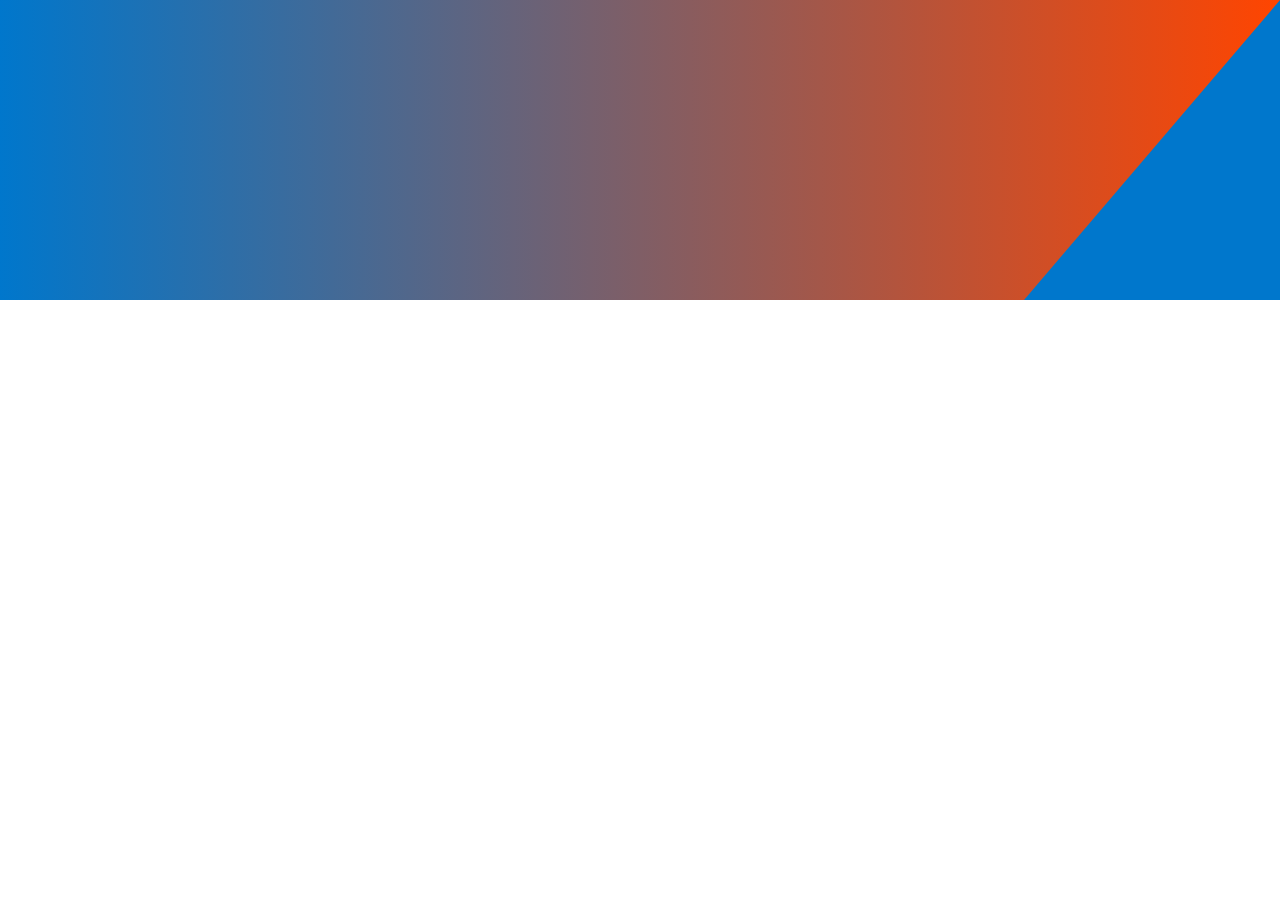
<file: JO.html>
<!DOCTYPE html>
<html lang="en">
<head>
  <meta charset="UTF-8">
  <meta name="viewport" content="width=device-width, initial-scale=1.0">
  <title>ANIM JO</title>
  <style>
    body {
      margin: 0;
      overflow: hidden;
      font-family: 'Arial', sans-serif;
    }

    .banner {
      position: relative;
      width: 100%;
      height: 300px;
      background: #0077cc;
      color: #fff;
      display: flex;
      align-items: center;
      justify-content: center;
      font-size: 24px;
    }

    .animation {
      position: absolute;
      width: 100%;
      height: 100%;
      background: linear-gradient(to right, #0077cc, #ff4500);
      clip-path: polygon(0 0, 100% 0, 80% 100%, 0% 100%);
      animation: move 4s infinite;
    }

    @keyframes move {
      0% {
        transform: translateX(-100%);
      }
      100% {
        transform: translateX(100%);
      }
    }
  </style>
</head>
<body>

  <div class="banner">
    <div class="animation"></div>
    <div>JO 2024 Paris</div>
  </div>

</body>
</html>
</file>
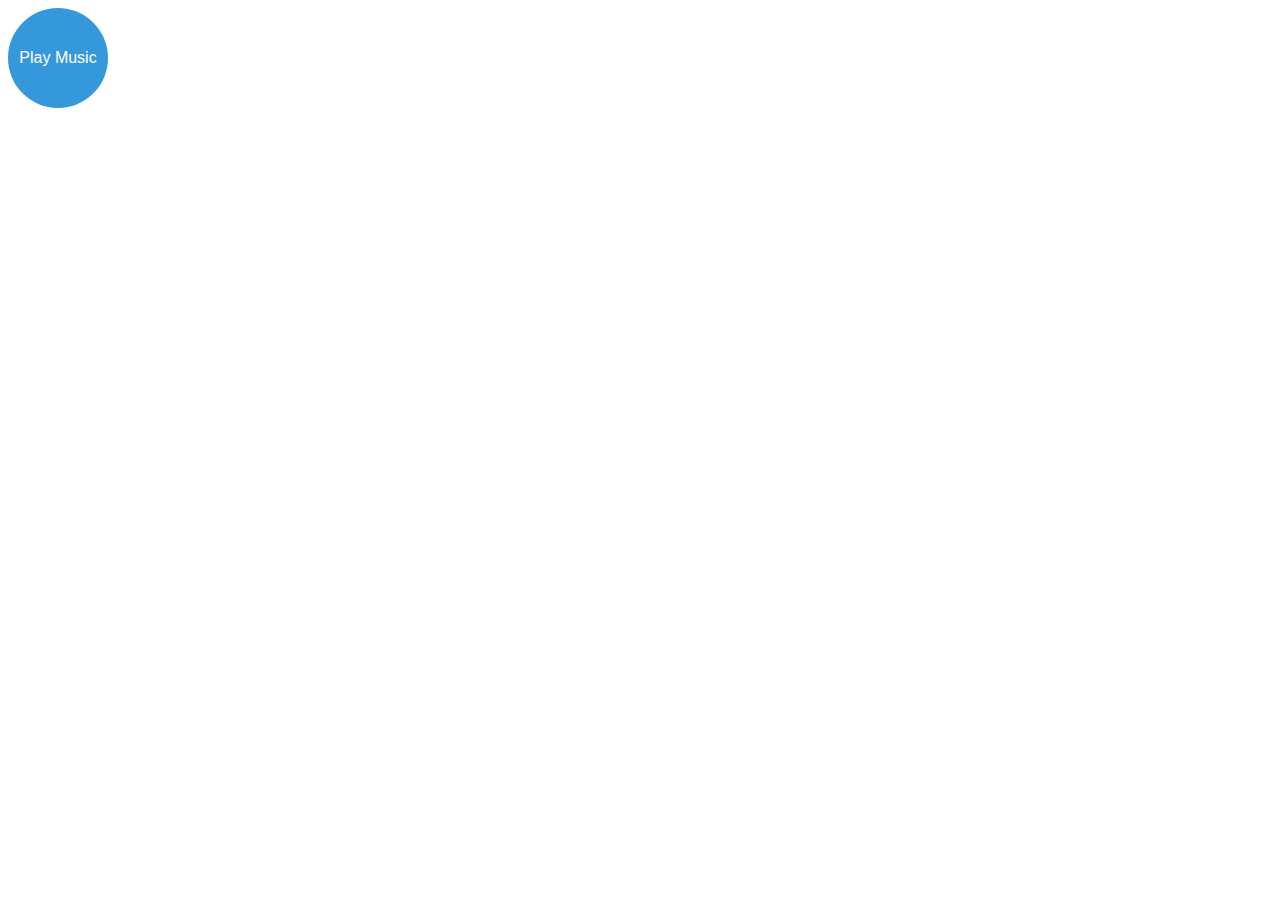
<file: main.html>
<!DOCTYPE html>
<html lang="fr">
<head>
    <meta charset="UTF-8">
    <meta name="viewport" content="width=device-width, initial-scale=1.0">
    <title>Tiens BOZO</title>
    <style>
        /* Styles pour le bouton rond */
        .bouton-rond {
            border-radius: 50%;
            width: 100px;
            height: 100px;
            background-color: #3498db;
            color: #ffffff;
            font-size: 16px;
            cursor: pointer;
            border: none;
        }
    </style>
</head>
<body>

    <button id="playButton" class="bouton-rond">Play Music</button>

    <audio id="audioPlayer" src="./images/marseillaise.mp3"></audio>

    <script>
        var audio = document.getElementById("audioPlayer");
        var playButton = document.getElementById("playButton");

        playButton.addEventListener("click", function () {
            if (audio.paused) {
                audio.play();
                playButton.textContent = "Pause Music";
            } else {
                audio.pause();
                playButton.textContent = "Play Music";
            }
        });
    </script>

</body>
</html>
</file>
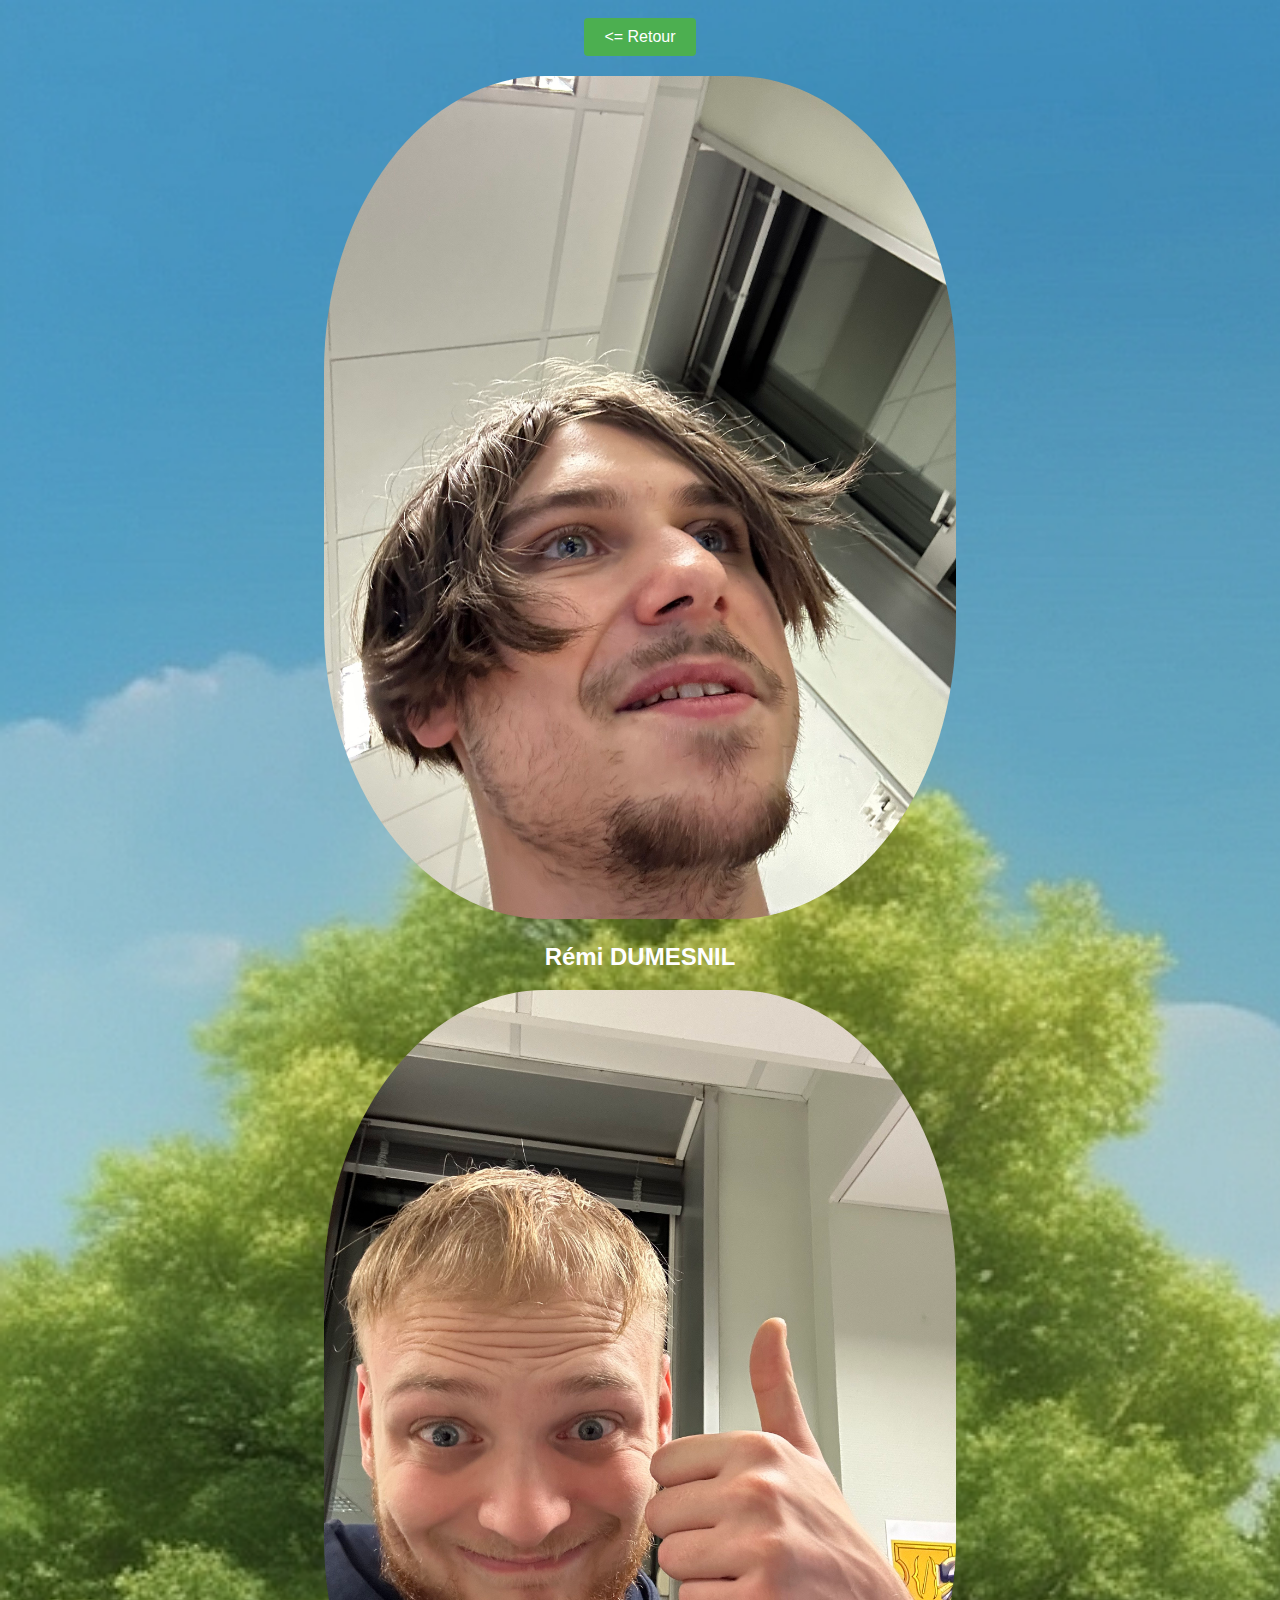
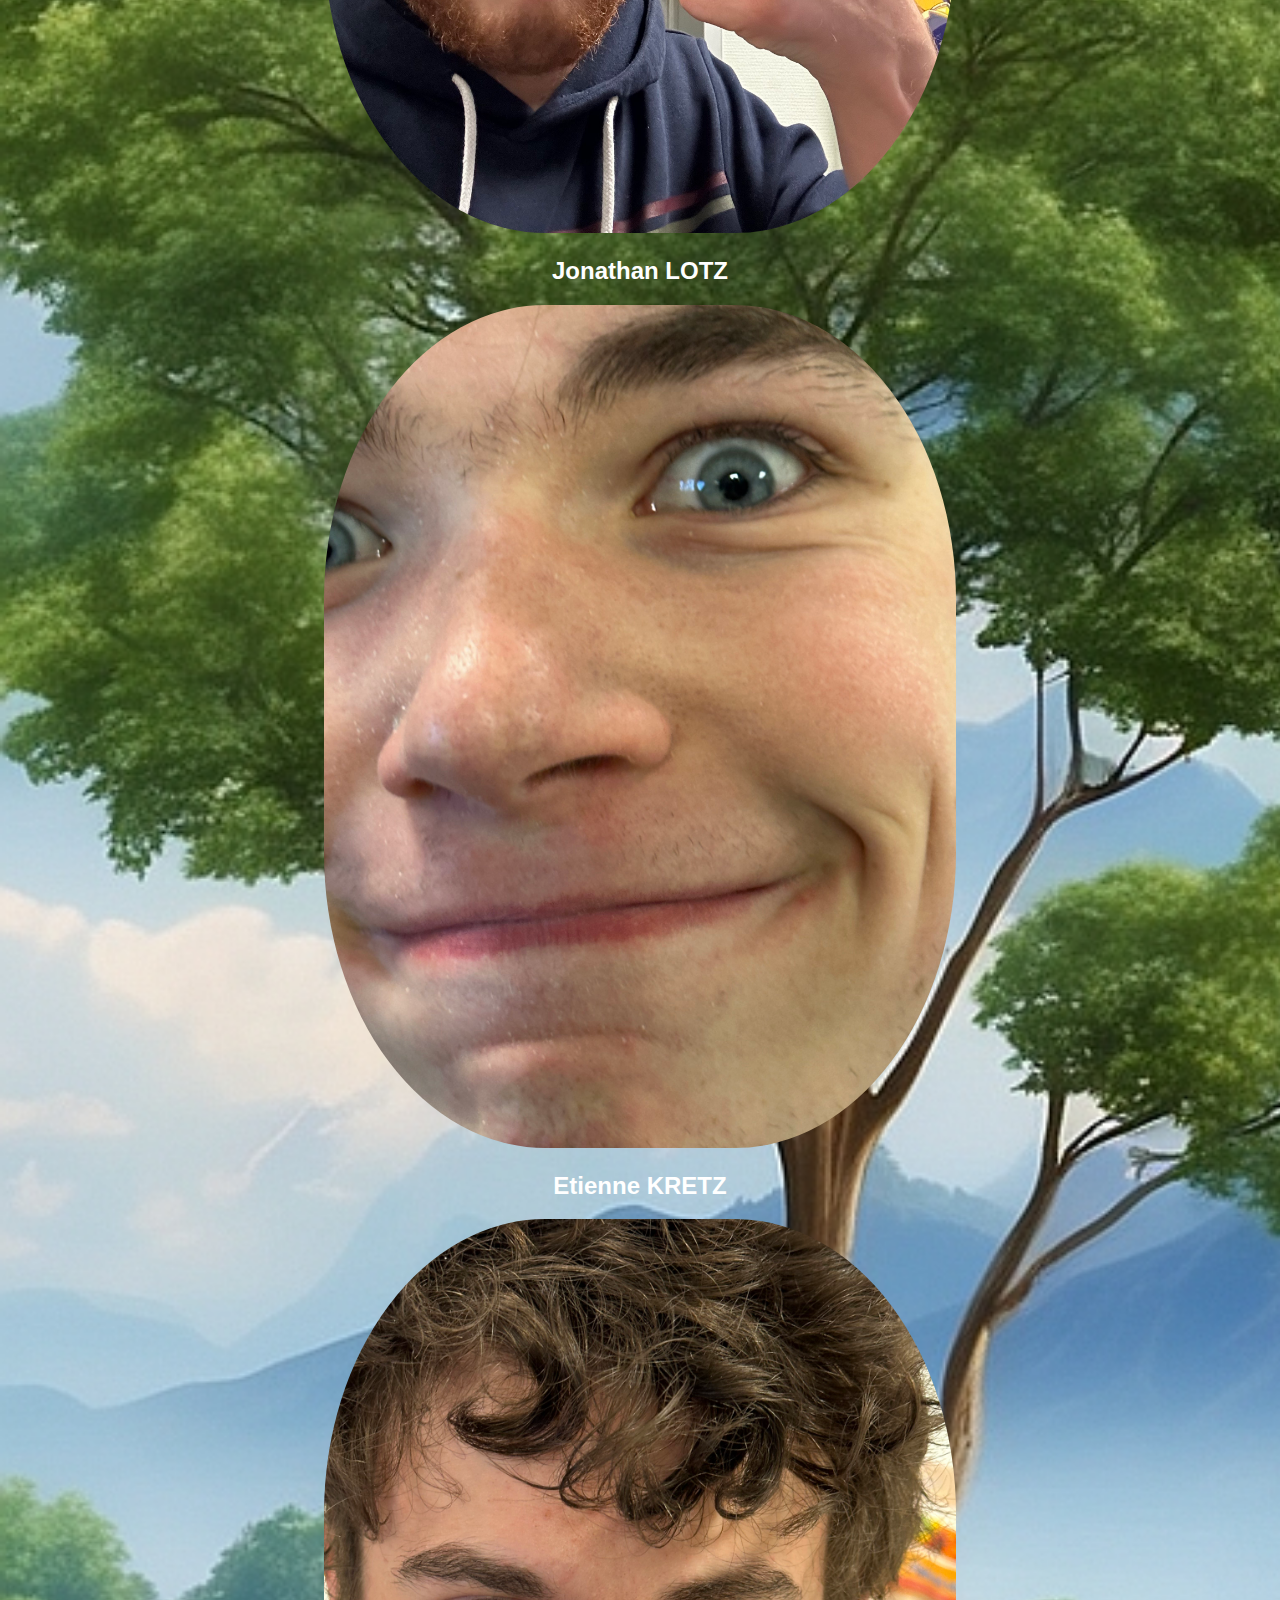
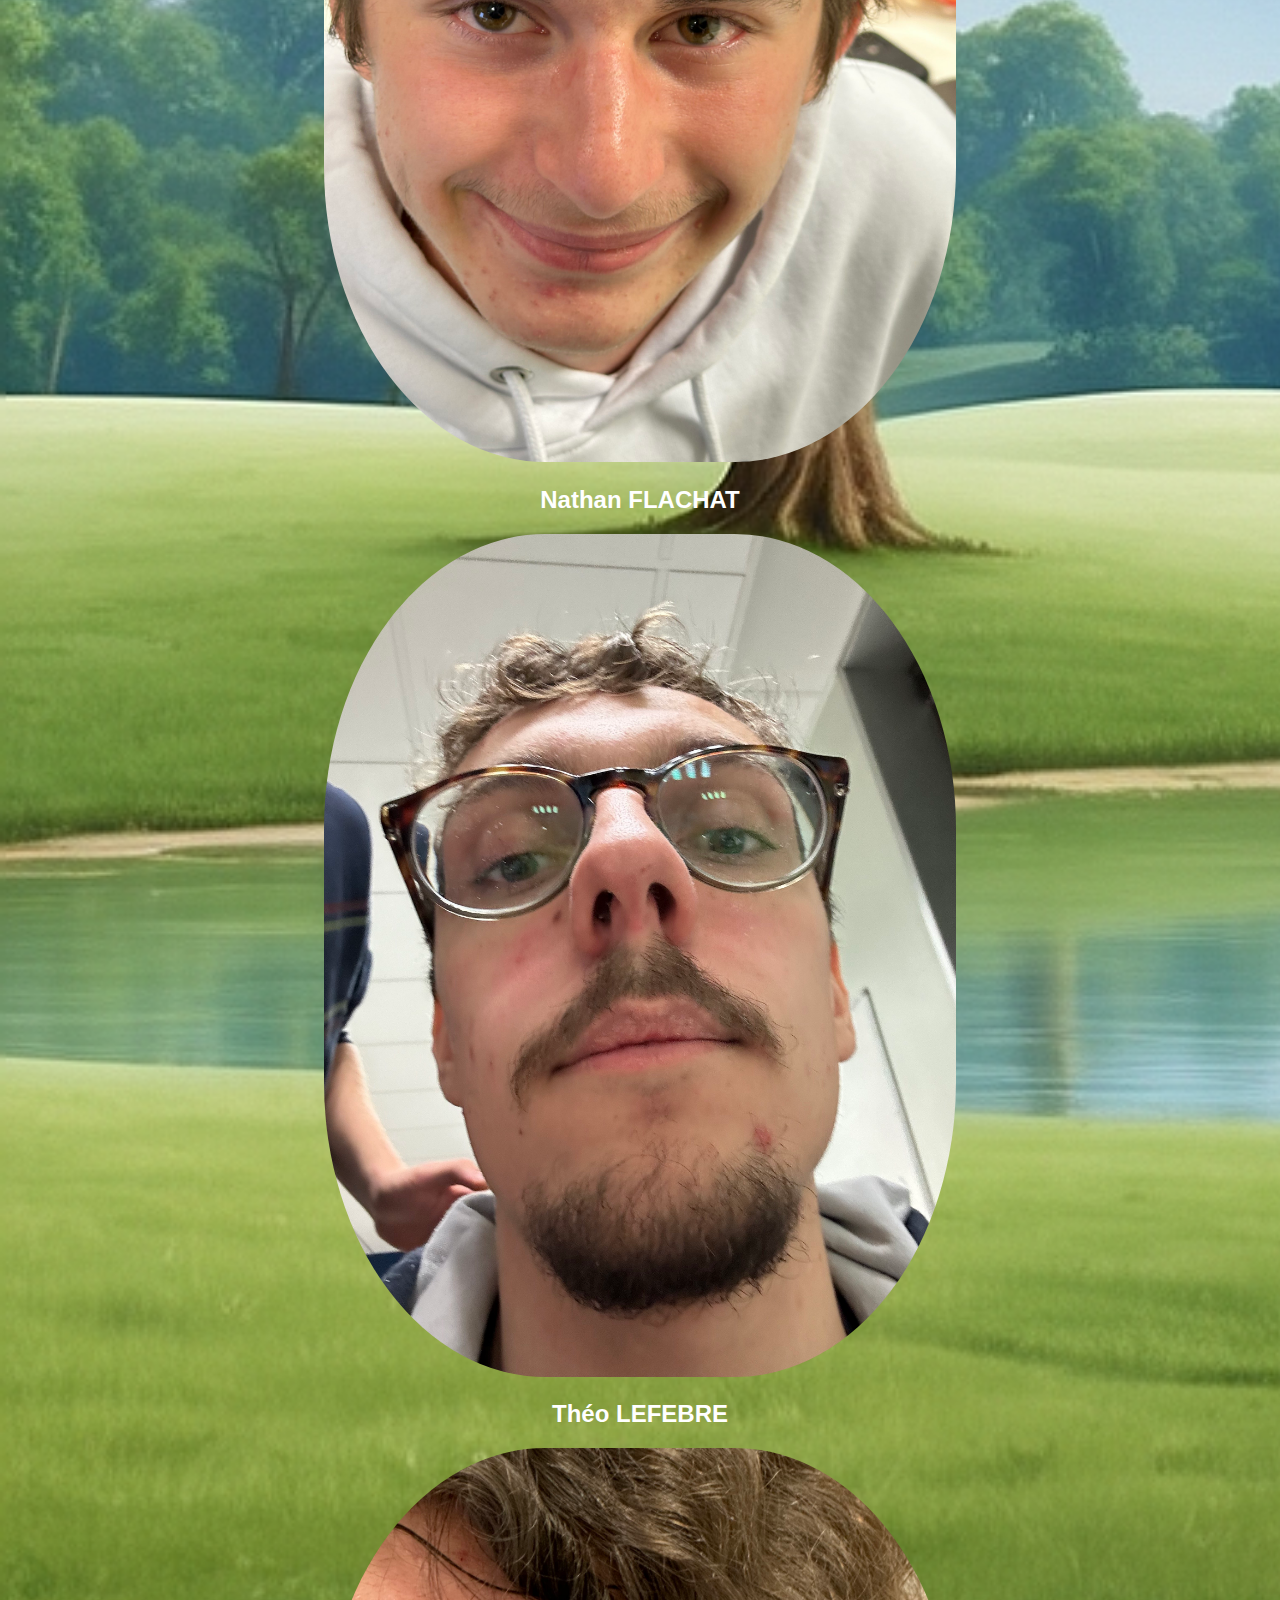
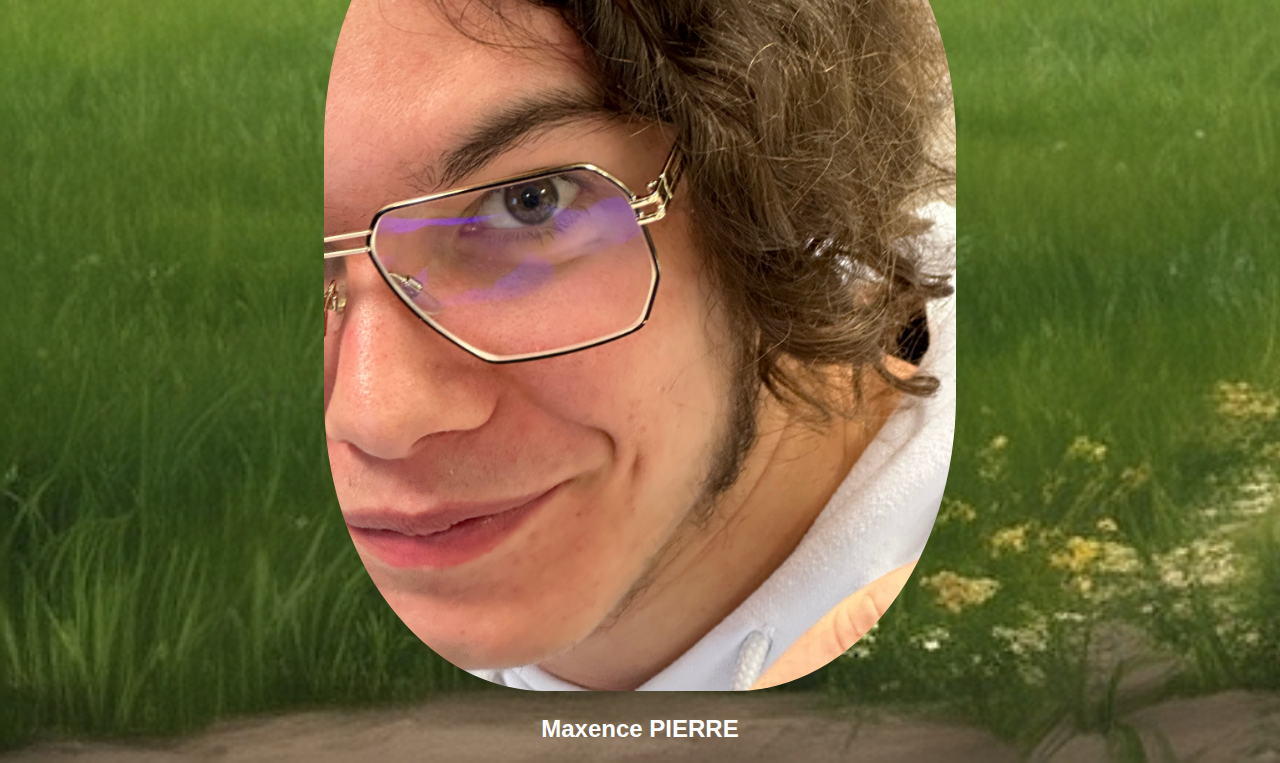
<file: presentation.html>
<!DOCTYPE html>
<html>
    <head>
        <meta charset="UTF-8">
        <link rel="stylesheet" href="./css/presentation.css">
        <title>Présentation</title>
    </head>
    <body>
        <header>
            <a href="./index.html"><button type="button"><= Retour</button></a>
        </header>
        <div id="remi">
            <img src="./images/REMI.jpg">
            <h2>Rémi DUMESNIL</h2>
        </div>
        <div id="remi">
            <img src="./images/JONA.jpg">
            <h2>Jonathan LOTZ</h2>
        </div>
        <div id="remi">
            <img src="./images/ETIENNE.jpg">
            <h2>Etienne KRETZ</h2>
        </div>
        <div id="remi">
            <img src="./images/NATHAN.jpg">
            <h2>Nathan FLACHAT</h2>
        </div>
        <div id="remi">
            <img src="./images/THEO.jpg">
            <h2>Théo LEFEBRE</h2>
        </div>
        <div id="remi">
            <img src="./images/MAXENCE.jpg">
            <h2>Maxence PIERRE</h2>
        </div>
    </body>
</html>
</file>
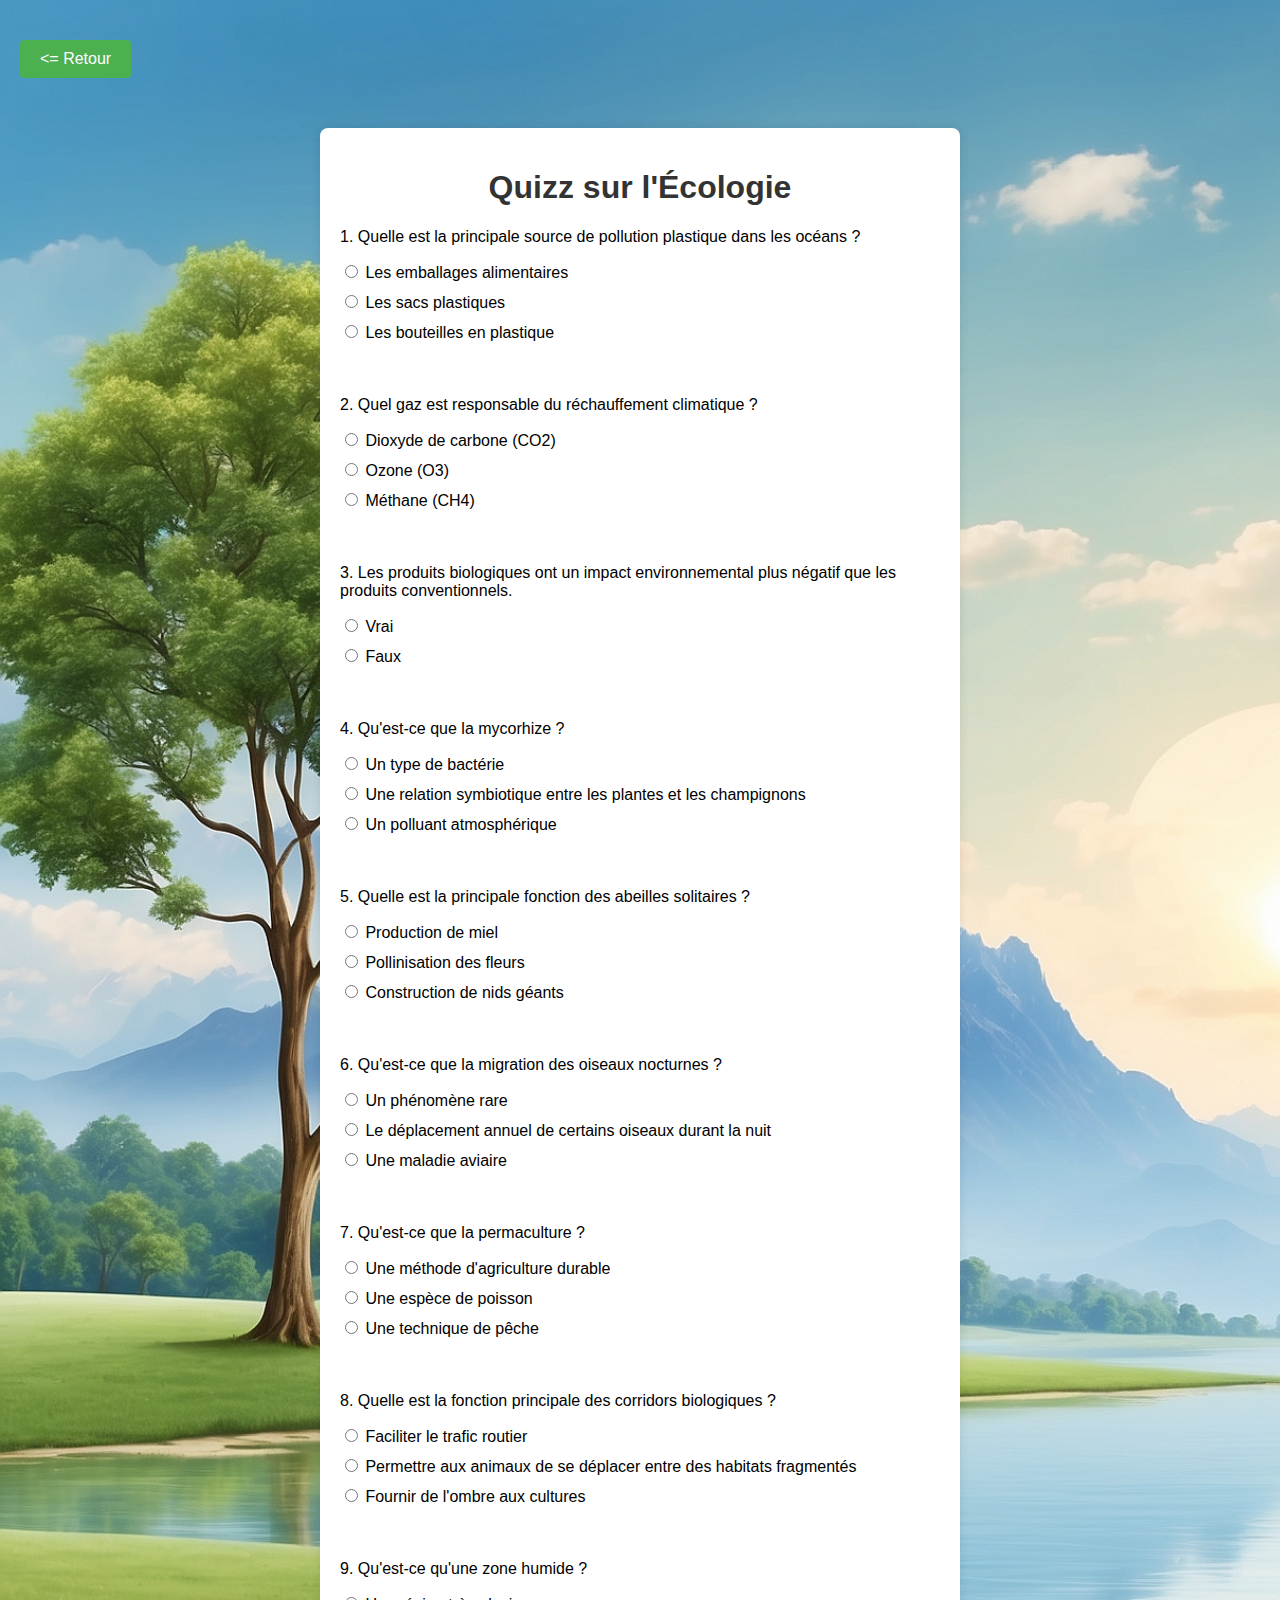
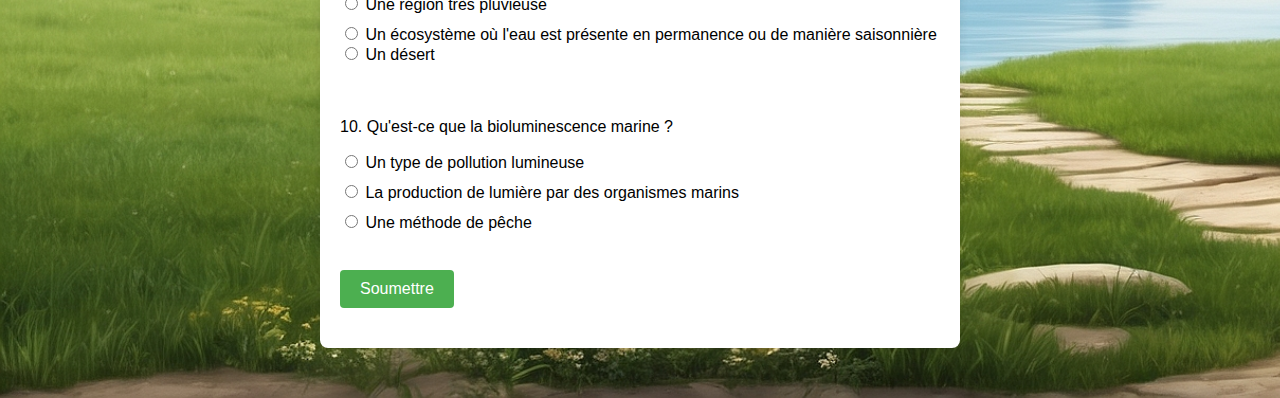
<file: quizz.html>
<!DOCTYPE html>
<html lang="fr">
<head>
    <meta charset="UTF-8">
    <meta name="viewport" content="width=device-width, initial-scale=1.0">
    <link rel="stylesheet" href="./css/quizz.css">
    <title>Quizz sur l'Écologie</title>
</head>
<body>
    <header>
        <a href="./index.html"><button id="back-btn"><= Retour</button></a>
    </header>
    <div class="quiz-container">
        <h1>Quizz sur l'Écologie</h1>
        <form id="quizForm">
            <div class="question">
                <p>1. Quelle est la principale source de pollution plastique dans les océans ?</p>
                <label>
                    <input type="radio" name="q1" value="a"> Les emballages alimentaires
                </label>
                <label>
                    <input type="radio" name="q1" value="b"> Les sacs plastiques
                </label>
                <label>
                    <input type="radio" name="q1" value="c"> Les bouteilles en plastique
                </label>
            </div>
            <br>
            <div class="question">
                <p>2. Quel gaz est responsable du réchauffement climatique ?</p>
                <label>
                    <input type="radio" name="q2" value="a"> Dioxyde de carbone (CO2)
                </label>
                <label>
                    <input type="radio" name="q2" value="b"> Ozone (O3)
                </label>
                <label>
                    <input type="radio" name="q2" value="c"> Méthane (CH4)
                </label>
            </div>
            <br>
            <div class="question">
                <p>3. Les produits biologiques ont un impact environnemental plus négatif que les produits conventionnels.</p>
                <label>
                    <input type="radio" name="q3" value="a"> Vrai
                </label>
                <label>
                    <input type="radio" name="q3" value="b"> Faux
                </label>
            </div>
            <br>
            <div class="question">
                <p>4. Qu'est-ce que la mycorhize ?</p>
                <label>
                    <input type="radio" name="q4" value="a"> Un type de bactérie
                </label>
                <label>
                    <input type="radio" name="q4" value="b"> Une relation symbiotique entre les plantes et les champignons
                </label>
                <label>
                    <input type="radio" name="q4" value="c"> Un polluant atmosphérique
                </label>
            </div>
            <br>
            <div class="question">
                <p>5. Quelle est la principale fonction des abeilles solitaires ?</p>
                <label>
                    <input type="radio" name="q5" value="a"> Production de miel
                </label>
                <label>
                    <input type="radio" name="q5" value="b"> Pollinisation des fleurs
                </label>
                <label>
                    <input type="radio" name="q5" value="c"> Construction de nids géants
                </label>
            </div>
            <br>
            <div class="question">
                <p>6. Qu'est-ce que la migration des oiseaux nocturnes ?</p>
                <label>
                    <input type="radio" name="q6" value="a"> Un phénomène rare
                </label>
                <label>
                    <input type="radio" name="q6" value="b"> Le déplacement annuel de certains oiseaux durant la nuit
                </label>
                <label>
                    <input type="radio" name="q6" value="c"> Une maladie aviaire
                </label>
            </div>
            <br>
            <div class="question">
                <p>7. Qu'est-ce que la permaculture ?</p>
                <label>
                    <input type="radio" name="q7" value="a"> Une méthode d'agriculture durable
                </label>
                <label>
                    <input type="radio" name="q7" value="b">  Une espèce de poisson
                </label>
                <label>
                    <input type="radio" name="q7" value="c"> Une technique de pêche
                </label>
            </div>
            <br>
            <div class="question">
                <p>8. Quelle est la fonction principale des corridors biologiques ?</p>
                <label>
                    <input type="radio" name="q8" value="a"> Faciliter le trafic routier
                </label>
                <label>
                    <input type="radio" name="q8" value="b"> Permettre aux animaux de se déplacer entre des habitats fragmentés
                </label>
                <label>
                    <input type="radio" name="q8" value="c"> Fournir de l'ombre aux cultures
                </label>
            </div>
            <br>
            <div class="question">
                <p>9. Qu'est-ce qu'une zone humide ?</p>
                <label>
                    <input type="radio" name="q9" value="a"> Une région très pluvieuse
                </label>
                <label>
                    <input type="radio" name="q9" value="b"> Un écosystème où l'eau est présente en permanence ou de manière saisonnière
                <label>
                    <input type="radio" name="q9" value="c"> Un désert
                </label>
            </div>
            <br>
            <div class="question">
                <p>10. Qu'est-ce que la bioluminescence marine ?</p>
                <label>
                    <input type="radio" name="q10" value="a"> Un type de pollution lumineuse
                </label>
                <label>
                    <input type="radio" name="q10" value="b"> La production de lumière par des organismes marins
                </label>
                <label>
                    <input type="radio" name="q10" value="c"> Une méthode de pêche
                </label>
            </div>
            <br>
            <button type="button" onclick="submitQuiz()">Soumettre</button>
        </form>

        <div id="result"></div>
        <div id="victoryGifContainer" style="display: none;">
            <img id="victoryGif" src="./images/GIF-Win.gif" alt="Victoire GIF">
        </div>
        <div id="midGifContainer" style="display: none;">
            <img id="midGif" src="./images/GIF-mid.gif" alt="Mid GIF">
        </div>
        <div id="loseGifContainer" style="display: none;">
            <img id="loseGif" src="./images/GIF-bad.gif" alt="Lose GIF">
        </div>
    </div>

    <script src="quizz.js"></script>
</body>
</html>
</file>
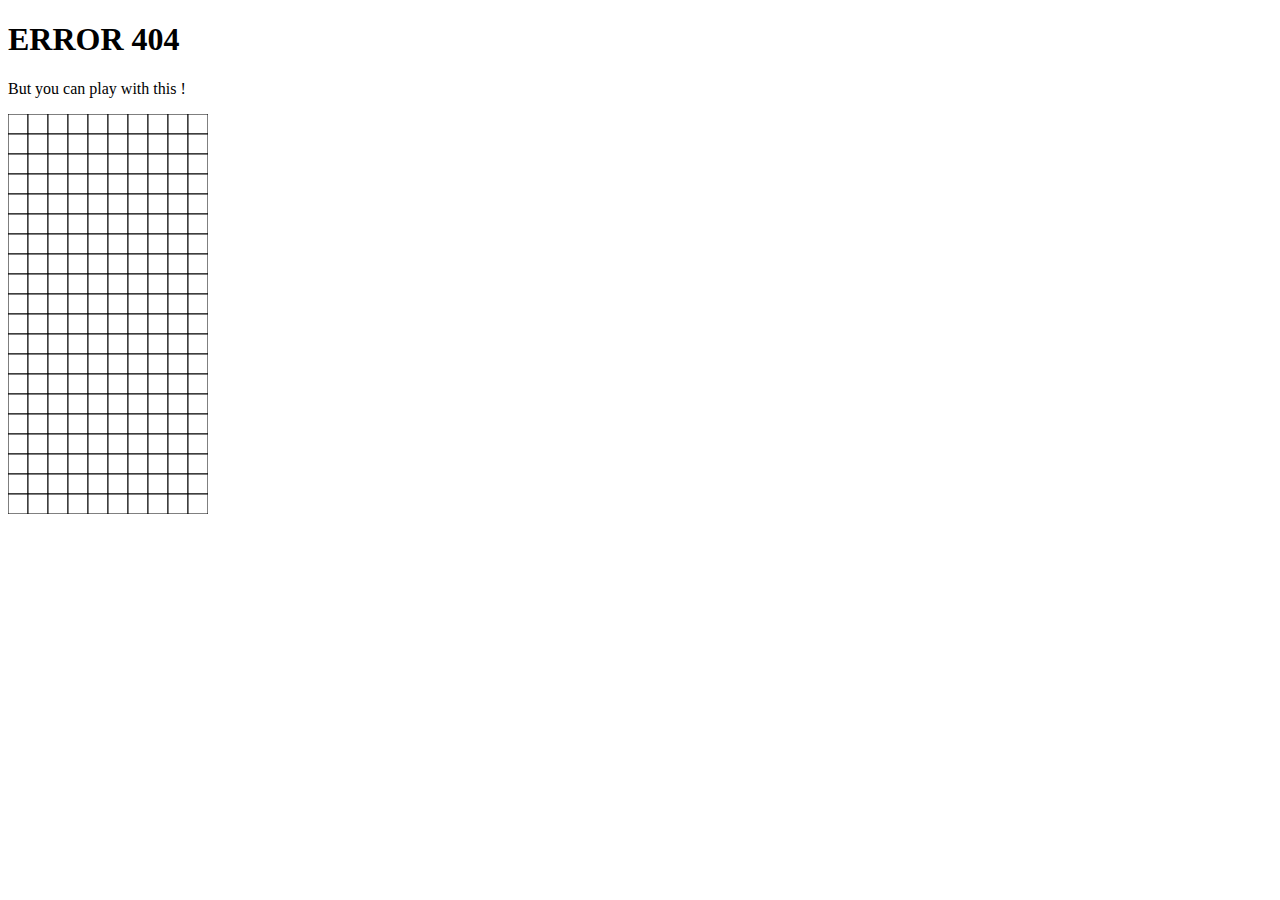
<file: tetris_page.html>
<!DOCTYPE html>
<html>
<body>

<h1>ERROR 404</h1>
<p>But you can play with this !</p>

<canvas id="tetris" width="200" height="400">
</canvas>
<script src="tetrominos.js"></script>
<script src="tetris.js"></script>
</body>
</html>
</file>
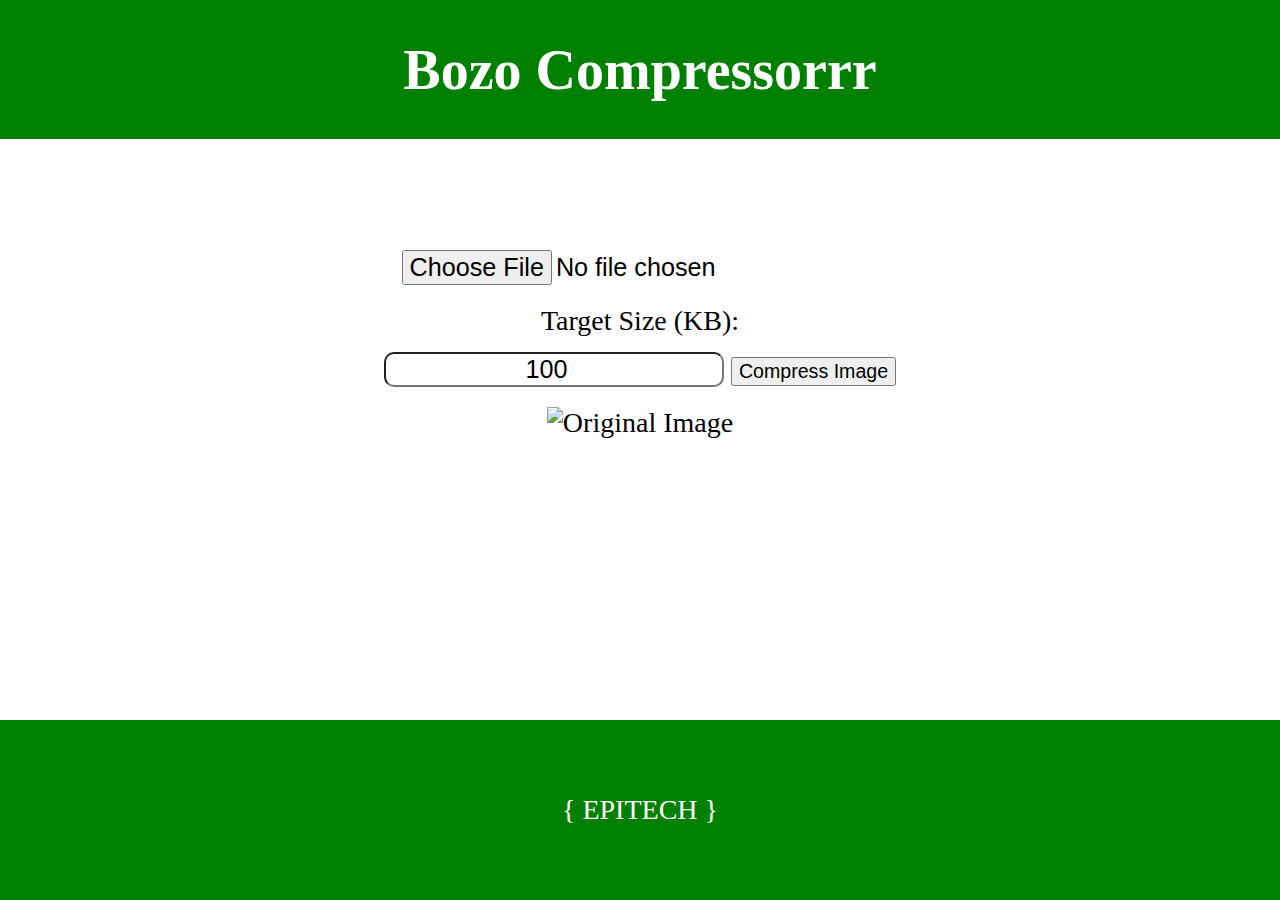
<file: bozo_compress/compressor.html>
<!DOCTYPE html>
<html lang="en">
<head>
  <meta charset="UTF-8">
  <meta name="viewport" content="width=device-width, initial-scale=1.0">
  <title>Bozo Compressor</title>
  <link rel="stylesheet" href="./App.css">
</head>
<body class="App">
  <header class="title">
    <h1>Bozo Compressorrr</h1>
</header>
<main>
  <input type="file" accept="image/*" id="imageInput"></br>
  <label for="targetSize">Target Size (KB): </label></br>
  <input type="number" id="targetSize" min="1" value="100">
  <button id="compressButton">Compress Image</button></br>
  <img id="originalImage" alt="Original Image">
  <a id="downloadLink" style="display: none">Download Compressed Image</a>
  <script src="script.js"></script>
</main>
<footer>
  <a>{ EPITECH }</a>
</footer>
</body>
</html>
</file>
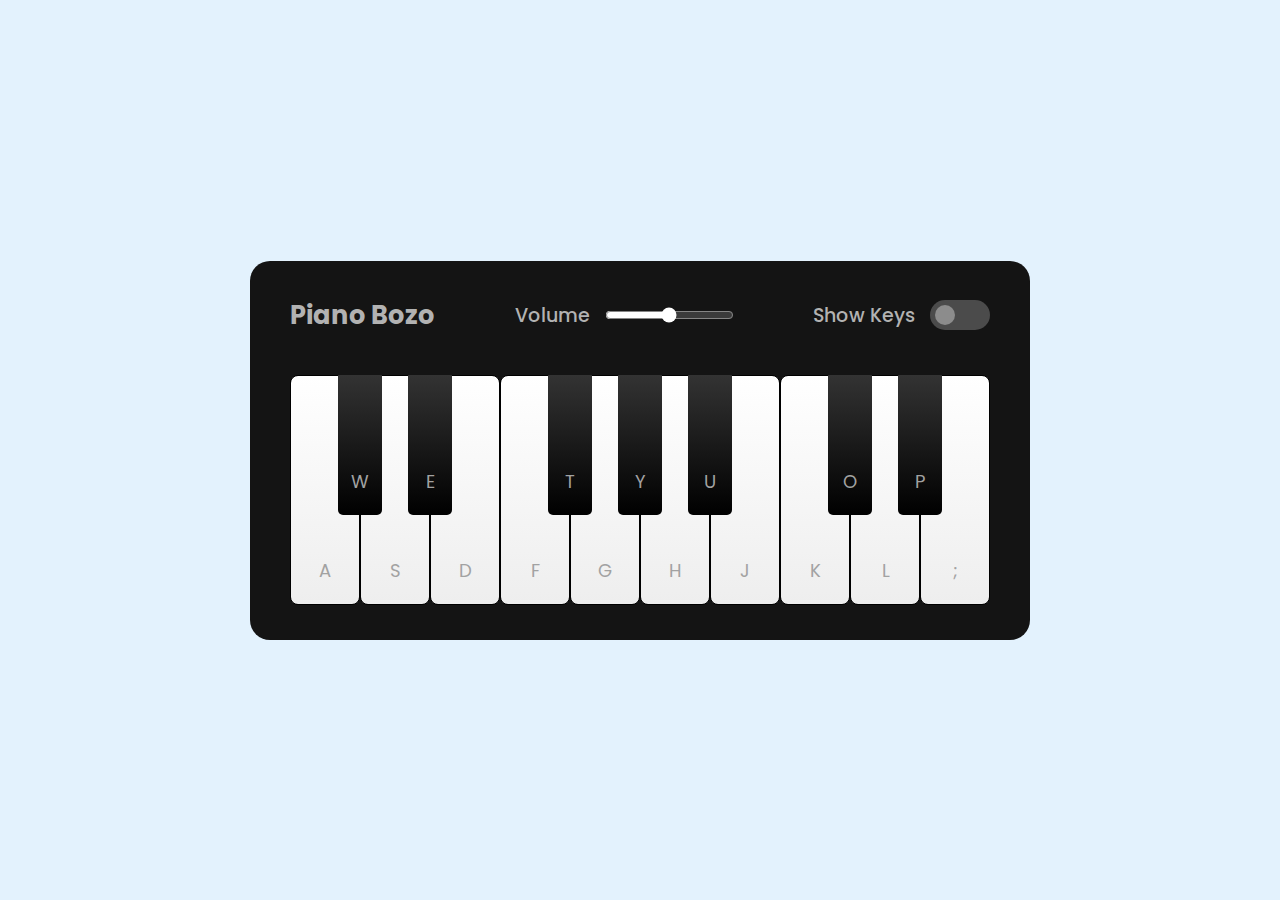
<file: jeu_de_rythme/jeu_de_rythme.html>
<!DOCTYPE html>
<html lang="fr" dir="ltr">
    <head>
        <meta charset="utf-8">
        <title>Playable Piano</title>
        <link rel="stylesheet" href="jeu_de_rythme.css">
        <meta name="viewport" content="width=device-width, initial-scale=1.0">
        <script src="jeu_de_rythme.js" defer></script>
    </head>
    <body>
        <div class="wrapper">
            <header>
                <h2>Piano Bozo</h2>
                <div class="column volume-slider">
                  <span>Volume</span> <input type="range" min = "0" max = "1" value = "0.5" step = "any">
                </div>
                <div class="column keys-checkbox">
                  <span>Show Keys</span> <input type="checkbox">
                </div>
            </header>
            <ul class="piano-keys">
                <li class="key white" data-key="a"><span>a</span></li>
                <li class="key black" data-key="w"><span>w</span></li>
                <li class="key white" data-key="s"><span>s</span></li>
                <li class="key black" data-key="e"><span>e</span></li>
                <li class="key white" data-key="d"><span>d</span></li>
                <li class="key white" data-key="f"><span>f</span></li>
                <li class="key black" data-key="t"><span>t</span></li>
                <li class="key white" data-key="g"><span>g</span></li>
                <li class="key black" data-key="y"><span>y</span></li>
                <li class="key white" data-key="h"><span>h</span></li>
                <li class="key black" data-key="u"><span>u</span></li>
                <li class="key white" data-key="j"><span>j</span></li>
                <li class="key white" data-key="k"><span>k</span></li>
                <li class="key black" data-key="o"><span>o</span></li>
                <li class="key white" data-key="l"><span>l</span></li>
                <li class="key black" data-key="p"><span>p</span></li>
                <li class="key white" data-key=";"><span>;</span></li>
            </ul>
        </div>
    </body>
</html>
</file>
<file: css/presentation.css>
img {
    width: 50%;
    border-radius: 35%;
}

h2 {
    color: white;
}

body {
font-family: 'Gill Sans', 'Gill Sans MT', Calibri, 'Trebuchet MS', sans-serif;
    background-image: url(../images/background-index.jpg);
    background-size: cover;
    text-align: center;
}

button {
    background-color: #4CAF50;
    color: white;
    padding: 10px 20px;
    border: none;
    border-radius: 4px;
    cursor: pointer;
    font-size: 16px;
    margin-bottom: 20px;
    margin-top: 10px;
}

button:hover {
    background-color: #45a049;
}
</file>
<file: css/quizz.css>
body {
    font-family: 'Arial', sans-serif;
    margin: 0;
    padding: 0;
    background-image: url(../images/background-index.jpg);
    background-size: cover;
}

.quiz-container {
    max-width: 600px;
    margin: 50px auto;
    background-color: #fff;
    padding: 20px;
    border-radius: 8px;
    box-shadow: 0 0 10px rgba(0, 0, 0, 0.1);
}

h1 {
    text-align: center;
    color: #333;
}

#back-btn {
    margin-top: 40px;
    margin-left: 20px;
}

#victoryGif {
    margin-left: 50px;
}

#loseGif {
    width: 100%;
}

.question {
    margin-bottom: 20px;
}

label {
    display: block;
    margin-bottom: 10px;
}

button {
    background-color: #4CAF50;
    color: white;
    padding: 10px 20px;
    border: none;
    border-radius: 4px;
    cursor: pointer;
    font-size: 16px;
}

 

#result {
    margin-top: 20px;
    text-align: center;
    font-weight: bold;
    color: #333;
}
</file>
<file: bozo_compress/App.css>
.App {
  text-align: center;
  font-family: 'Gill Sans', 'Gill Sans MT', 'Gill Sans', 'Gill Sans MT', Calibri, 'Trebuchet MS', 'sans-serif';
  font-size: calc(10px + 2vmin);
}

.App header {
  display: flex;
  position: absolute;
  background-color: green;
  top: 0;
  width: 100%;
  flex-direction: column;
  color: white;
}

.App main {
  margin: 200px;
  flex-direction: column;
  align-items: center;
}

.App footer {
  background-color: green;
  display: flex;
  position: absolute;
  flex-direction: column;
  justify-content: center;
  bottom: 0;
  width: 100%;
  height: 20%;
  color: white;
}

.App input[type ='file'] {
  border-radius: 3px;
  text-align: center;
  font-size: 90%;
}

.App input[type ='number'] {
  border-radius: 10px;
  font-size: 90%;
  text-align: center;
}

body {
  display: flex;
  flex-direction: column;
  align-items: center;
  margin-top: 50px;
}

.App input[type="file"] {
  margin-bottom: 20px;
}

.App img {
  max-width: 100%;
  margin-top: 20px;
}

.App button {
  margin-top: 20px;
  font-size: 70%;
}
</file>
<file: jeu_de_rythme/jeu_de_rythme.css>
@import url('https://fonts.googleapis.com/css2?family=Poppins:wght@400;500;600&display=swap');
* {
    margin: 0;
    padding: 0;
    box-sizing: border-box;
    font-family: 'Poppins', sans-serif;
}
body {
    display: flex;
    align-items: center;
    justify-content: center;
    min-height: 100vh;
    padding: 0 10px;
    background: #e3f2fd;
}
.wrapper {
    border-radius: 20px;
    padding: 35px 40px;
    background: #141414;

}
.wrapper header {
    color: #b2b2b2;
    display: flex;
    align-items: center;
    justify-content: space-between;
}
header h2 {
    font-size: 1.6rem;
}
header .column {
    display: flex;
    align-items: center;
}
header .column span {
    font-weight: 500; 
    margin-right: 15px;
    font-size: 1.19rem;
}
.volume-slider input {
    outline: none;
    accent-color: #fff;
}
.keys-checkbox input {
    width: 60px;
    height: 30px;
    outline: none;
    cursor: pointer;
    position: relative;
    appearance: none;
    border-radius: 30px;
    background: #4b4b4b;
}
.keys-checkbox input::before {
    content: "";
    height: 20px;
    width: 20px;
    top: 50%;
    left: 5px;
    border-radius: inherit;
    position: absolute;
    background: #8c8c8c;
    transform: translateY(-50%);
    transition: all 0.3s ease;
}
.keys-checkbox input:checked::before {
    left: 35px;
    background: #fff;
}
.piano-keys {
    display: flex;
    margin-top: 40px;
}
.piano-keys .key {
    cursor: pointer;
    user-select: none;
    list-style: none;
    color: #a2a2a2;
    position: relative;
    text-transform: uppercase;
}
.piano-keys .black {
    width: 44px;
    height: 140px;
    z-index: 2;
    margin: 0 -22px 0 -22px;
    border-radius: 0 0 5px 5px;
    background: linear-gradient(#333, #000);
}
.piano-keys .black:active {
    box-shadow: inset -5px 5px 10px rgba(255, 255, 255, 0.1);
    background: linear-gradient(to bottom, #000 0%, #434343 100%);
}
.piano-keys .white {
    width: 70px;
    height: 230px;
    border-radius: 8px;
    border: 1px solid #000;
    background: linear-gradient(#fff, #eee);
}
.piano-keys .white:active {
    box-shadow: inset -5px 5px 20px rgba(0, 0, 0, 0.2);
    background: linear-gradient(to bottom, #fff 0%, #bdacac 100%);
}
.piano-keys span {
    position: absolute;
    bottom: 20px;
    width: 100%;
    font-size: 1.13rem;
    text-align: center;
}
.piano-keys .key.hide span {
    display: none;

}
</file>
